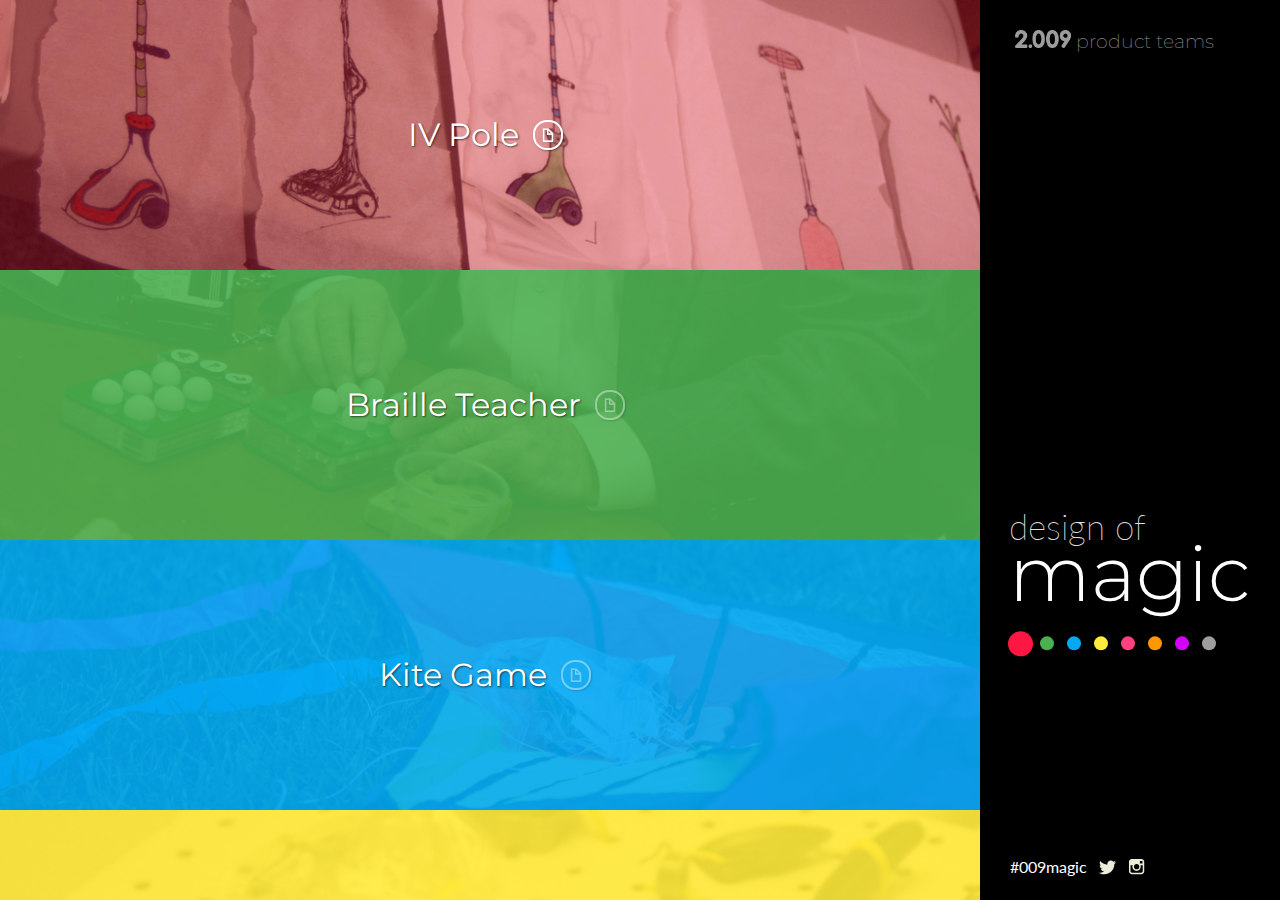
<file: index.html>
<!DOCTYPE HTML>
<html>
  <head>
    <meta name="viewport" content="width=device-width, initial-scale=1.0, maximum-scale=1.0, user-scalable=no", target-densitydpi=device-dpi />
    <link href='https://fonts.googleapis.com/css?family=Montserrat:400,700|Lato:400,100,300,700,900' rel='stylesheet' type='text/css'>
    <link rel="stylesheet" type="text/css" href="css/reset.css"/>
    <link rel="stylesheet" type="text/css" href="css/main.css"/>

    <script src="bower_components/jquery/dist/jquery.min.js" type="text/javascript"></script>
    <script src="bower_components/jquery.scrollTo/jquery.scrollTo.min.js" type="text/javascript"></script>

    <script src="js/main.js" type="text/javascript"></script>
  </head>
  <body>
    <div class='side-bar'>
      <div class='top-title'>
        <h2>
          <img src='css/img/logo.png' />
          product teams
        </h2>
        <div class='teams'>
          <div class='circle red' id='red'></div>
          <div class='circle green' id='green'></div>
          <div class='circle blue' id='blue'></div>
          <div class='circle yellow' id='yellow'></div>
          <div class='circle pink' id='pink'></div>
          <div class='circle orange' id='orange'></div>
          <div class='circle purple' id='purple'></div>
          <div class='circle silver' id='silver'></div>
        </div>
      </div>
      <div class='title'>
        <h3>design of</h3>
        <h1>magic</h1>
        <div class='teams'>
          <div class='circle red' id='red'></div>
          <div class='circle green' id='green'></div>
          <div class='circle blue' id='blue'></div>
          <div class='circle yellow' id='yellow'></div>
          <div class='circle pink' id='pink'></div>
          <div class='circle orange' id='orange'></div>
          <div class='circle purple' id='purple'></div>
          <div class='circle silver' id='silver'></div>
        </div>
      </div>
      <div class='footer'>
        <span class='hashtag'>#009magic</span>
        <a href='https://twitter.com/009minions' class='twitter'></a>
        <a href='https://instagram.com/009mit/' class='instagram'></a>
      </div>
    </div>
    <div class='content'>
      <div class='teams'>
        <a href='' class='team red'>
          <div class='overlay'>
            <div class='name'>IV Pole</div>
            <div class='links'>
              <div class='link pdf'>
                <img src='css/img/file.png' />
              </div>
            </div>
          </div>
        </a>
        <a href='' class='team green'>
          <div class='overlay'>
            <div class='name'>Braille Teacher</div>
            <div class='links'>
              <div class='link pdf'>
                  <img src='css/img/file.png' />
              </div>
            </div>
          </div>
        </a>
        <a href='' class='team blue'>
          <div class='overlay'>
            <div class='name'>Kite Game</div>
            <div class='links'>
              <div class='link pdf'>
                <img src='css/img/file.png' />
              </div>
            </div>
          </div>
        </a>
        <a href='' class='team yellow'>
          <div class='overlay'>
            <div class='name'>Rappelling Device</div>
            <div class='links'>
              <div class='link pdf'>
                <img src='css/img/file.png' />
              </div>
            </div>
          </div>
        </a>
        <a href='' class='team pink'>
          <div class='overlay'>
            <div class='name'>Orion</div>
            <div class='links'>
              <div class='link pdf'>
                <img src='css/img/file.png' />
              </div>
            </div>
          </div>
        </a>
        <a href='' class='team orange'>
          <div class='overlay'>
            <div class='name'>Camera Toy</div>
            <div class='links'>
              <div class='link pdf'>
                <img src='css/img/file.png' />
              </div>
            </div>
          </div>
        </a>
        <a href='' class='team purple'>
          <div class='overlay'>
            <div class='name'>Stall Door Opener</div>
            <div class='links'>
              <div class='link pdf'>
                <img src='css/img/file.png' />
              </div>
            </div>
          </div>
        </a>
        <a href='' class='team silver'>
          <div class='overlay'>
            <div class='name'>Brace Tightener</div>
            <div class='links'>
              <div class='link pdf'>
                <img src='css/img/file.png' />
              </div>
            </div>
          </div>
        </a>
        <div class='mobile-footer'>
          <span class='hashtag'>#009magic</span>
            <a href='https://twitter.com/009minions' class='twitter'></a>
            <a href='https://instagram.com/009mit/' class='instagram'></a>
        </div>
      </div>
    </div>
  </body>
</html>
</file>
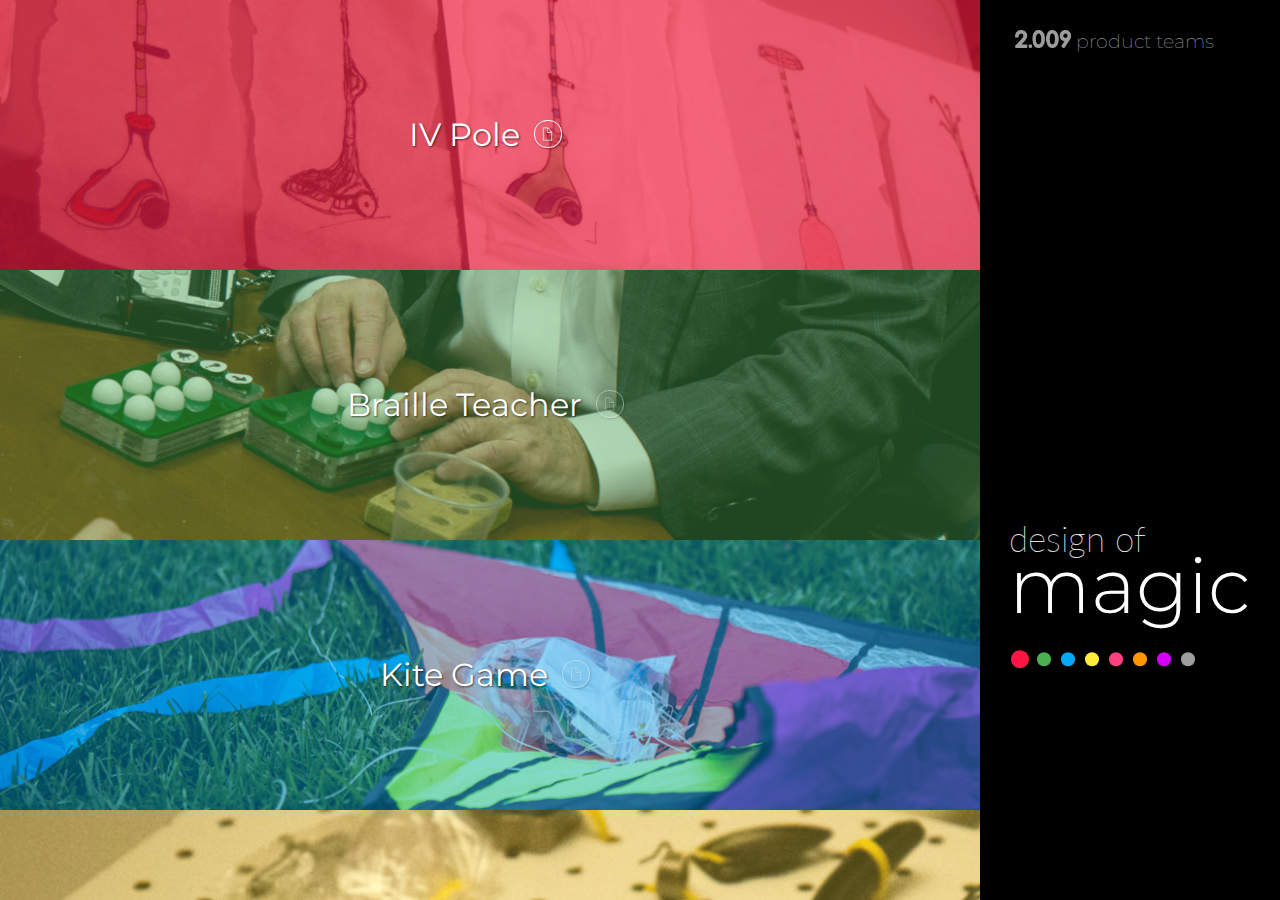
<file: web/index.html>
<!DOCTYPE HTML>
<html>
  <head>
    <meta name="viewport" content="width=device-width, initial-scale=1.0, maximum-scale=1.0, user-scalable=no", target-densitydpi=device-dpi />
    <link href='https://fonts.googleapis.com/css?family=Montserrat:400,700|Lato:400,100,300,700,900' rel='stylesheet' type='text/css'>
    <link rel="stylesheet" type="text/css" href="css/reset.css"/>
    <link rel="stylesheet" type="text/css" href="css/main.css"/>

    <script src="bower_components/jquery/dist/jquery.min.js" type="text/javascript"></script>
    <script src="bower_components/jquery.scrollTo/jquery.scrollTo.min.js" type="text/javascript"></script>

    <script src="js/main.js" type="text/javascript"></script>
  </head>
  <body>
    <div class='side-bar'>
      <div class='top-title'>
        <h2>
          <img src='css/img/logo.png' />
          product teams
        </h2>
        <div class='teams'>
          <div class='circle red' id='red'></div>
          <div class='circle green' id='green'></div>
          <div class='circle blue' id='blue'></div>
          <div class='circle yellow' id='yellow'></div>
          <div class='circle pink' id='pink'></div>
          <div class='circle orange' id='orange'></div>
          <div class='circle purple' id='purple'></div>
          <div class='circle silver' id='silver'></div>
        </div>
      </div>
      <div class='title'>
        <h3>design of</h3>
        <h1>magic</h1>
        <div class='teams'>
          <div class='circle red' id='red'></div>
          <div class='circle green' id='green'></div>
          <div class='circle blue' id='blue'></div>
          <div class='circle yellow' id='yellow'></div>
          <div class='circle pink' id='pink'></div>
          <div class='circle orange' id='orange'></div>
          <div class='circle purple' id='purple'></div>
          <div class='circle silver' id='silver'></div>
        </div>
      </div>
    </div>
    <div class='content'>
      <div class='teams'>
        <div class='team red'>
          <div class='overlay'>
            <div class='name'>IV Pole</div>
            <div class='links'>
              <div class='link pdf'>
                <a href=''>
                  <img src='css/img/file.png' />
                </a>
              </div>
            </div>
          </div>
        </div>
        <div class='team green'>
          <div class='overlay'>
            <div class='name'>Braille Teacher</div>
            <div class='links'>
              <div class='link pdf'>
                <a href=''>
                  <img src='css/img/file.png' />
                </a>
              </div>
            </div>
          </div>
        </div>
        <div class='team blue'>
          <div class='overlay'>
            <div class='name'>Kite Game</div>
            <div class='links'>
              <div class='link pdf'>
                <a href=''>
                  <img src='css/img/file.png' />
                </a>
              </div>
            </div>
          </div>
        </div>
        <div class='team yellow'>
          <div class='overlay'>
            <div class='name'>Rappelling Device</div>
            <div class='links'>
              <div class='link pdf'>
                <a href=''>
                  <img src='css/img/file.png' />
                </a>
              </div>
            </div>
          </div>
        </div>
        <div class='team pink'>
          <div class='overlay'>
            <div class='name'>Orion</div>
            <div class='links'>
              <div class='link pdf'>
                <a href=''>
                  <img src='css/img/file.png' />
                </a>
              </div>
            </div>
          </div>
        </div>
        <div class='team orange'>
          <div class='overlay'>
            <div class='name'>Camera Toy</div>
            <div class='links'>
              <div class='link pdf'>
                <a href=''>
                  <img src='css/img/file.png' />
                </a>
              </div>
            </div>
          </div>
        </div>
        <div class='team purple'>
          <div class='overlay'>
            <div class='name'>Stall Door Opener</div>
            <div class='links'>
              <div class='link pdf'>
                <a href=''>
                  <img src='css/img/file.png' />
                </a>
              </div>
            </div>
          </div>
        </div>
        <div class='team silver'>
          <div class='overlay'>
            <div class='name'>Brace Tightener</div>
            <div class='links'>
              <div class='link pdf'>
                <a href=''>
                  <img src='css/img/file.png' />
                </a>
              </div>
            </div>
          </div>
        </div>
      </div>
    </div>
  </body>
</html>
</file>
<file: css/main.css>
html, body {
  height: 100%;
  overflow: hidden;
  width: 100%; }

.content {
  height: 100%;
  left: 0;
  overflow-y: scroll;
  position: absolute;
  width: calc(100% - 300px); }
  .content .teams .team {
    display: block;
    height: 270px;
    position: relative;
    width: 100%; }
    .content .teams .team:hover .overlay .links .link, .content .teams .team .active .overlay .links .link {
      opacity: 1; }
    .content .teams .team .overlay {
      height: 100%;
      position: absolute;
      text-align: center;
      transition: background 100ms ease-in;
      vertical-align: middle;
      width: 100%; }
      .content .teams .team .overlay .links {
        display: inline-block;
        margin: 0 10px;
        line-height: 270px;
        position: relative;
        vertical-align: middle; }
        .content .teams .team .overlay .links .link {
          border: 2px solid white;
          border-radius: 14px;
          box-shadow: 1px 1px 2px rgba(0, 0, 0, 0.4);
          cursor: pointer;
          display: inline-block;
          height: 26px;
          line-height: 26px;
          opacity: 0.4;
          text-align: center;
          transition: background, opacity 200ms ease;
          width: 26px; }
          .content .teams .team .overlay .links .link img {
            cursor: pointer;
            display: inline-block;
            margin-top: -1px;
            vertical-align: middle; }
          .content .teams .team .overlay .links .link.pdf img {
            height: 15px;
            width: auto; }
          .content .teams .team .overlay .links .link.website img {
            height: auto;
            width: 20px; }
      .content .teams .team .overlay .name {
        color: white;
        display: inline-block;
        font-family: "Montserrat", Helvetica, Arial, sans-serif;
        font-size: 2em;
        line-height: 270px;
        text-shadow: 1px 1px 2px rgba(0, 0, 0, 0.6);
        vertical-align: middle; }
  .content .teams .team {
    background-repeat: no-repeat;
    background-size: cover;
    -webkit-background-size: cover;
    -moz-background-size: cover;
    -o-background-size: cover; }
  .content .teams .red {
    background-image: url("img/redteam.png"); }
    .content .teams .red:hover .overlay, .content .teams .red.active .overlay {
      background-color: rgba(255, 23, 68, 0.3); }
    .content .teams .red .overlay {
      background-color: rgba(255, 23, 68, 0.9); }
      .content .teams .red .overlay .links .link:hover {
        background-color: #b00022; }
  .content .teams .green {
    background-image: url("img/greenteam.png"); }
    .content .teams .green:hover .overlay, .content .teams .green.active .overlay {
      background-color: rgba(76, 175, 80, 0.3); }
    .content .teams .green .overlay {
      background-color: rgba(76, 175, 80, 0.9); }
      .content .teams .green .overlay .links .link:hover {
        background-color: #2d682f; }
  .content .teams .blue {
    background-image: url("img/blueteam.png"); }
    .content .teams .blue:hover .overlay, .content .teams .blue.active .overlay {
      background-color: rgba(3, 169, 244, 0.3); }
    .content .teams .blue .overlay {
      background-color: rgba(3, 169, 244, 0.9); }
      .content .teams .blue .overlay .links .link:hover {
        background-color: #02638f; }
  .content .teams .yellow {
    background-image: url("img/yellowteam.png"); }
    .content .teams .yellow:hover .overlay, .content .teams .yellow.active .overlay {
      background-color: rgba(255, 235, 59, 0.3); }
    .content .teams .yellow .overlay {
      background-color: rgba(255, 235, 59, 0.9); }
      .content .teams .yellow .overlay .links .link:hover {
        background-color: #d4be00; }
  .content .teams .pink {
    background-image: url("img/pinkteam.png"); }
    .content .teams .pink:hover .overlay, .content .teams .pink.active .overlay {
      background-color: rgba(255, 64, 129, 0.3); }
    .content .teams .pink .overlay {
      background-color: rgba(255, 64, 129, 0.9); }
      .content .teams .pink .overlay .links .link:hover {
        background-color: #d9004a; }
  .content .teams .orange {
    background-image: url("img/orangeteam.png"); }
    .content .teams .orange:hover .overlay, .content .teams .orange.active .overlay {
      background-color: rgba(255, 152, 0, 0.3); }
    .content .teams .orange .overlay {
      background-color: rgba(255, 152, 0, 0.9); }
      .content .teams .orange .overlay .links .link:hover {
        background-color: #995b00; }
  .content .teams .purple {
    background-image: url("img/purpleteam.png"); }
    .content .teams .purple:hover .overlay, .content .teams .purple.active .overlay {
      background-color: rgba(213, 0, 249, 0.3); }
    .content .teams .purple .overlay {
      background-color: rgba(213, 0, 249, 0.9); }
      .content .teams .purple .overlay .links .link:hover {
        background-color: #7e0093; }
  .content .teams .silver {
    background-image: url("img/silverteam.png"); }
    .content .teams .silver:hover .overlay, .content .teams .silver.active .overlay {
      background-color: rgba(158, 158, 158, 0.3); }
    .content .teams .silver .overlay {
      background-color: rgba(158, 158, 158, 0.9); }
      .content .teams .silver .overlay .links .link:hover {
        background-color: #6b6b6b; }

.mobile-footer {
  display: none; }

.side-bar {
  background: black;
  height: calc(100% - 20px);
  overflow: hidden;
  padding: 10px;
  position: absolute;
  right: 0;
  text-align: center;
  width: 280px; }
  .side-bar .footer {
    bottom: 10px;
    color: white;
    font-family: "Lato", Helvetica, Arial, sans-serif;
    line-height: 25px;
    padding-left: 20px;
    position: absolute;
    text-align: left;
    width: 230px; }
    .side-bar .footer .hashtag {
      display: inline-block;
      vertical-align: top; }
    .side-bar .footer .instagram {
      background: url("img/twitter-and-instagram.svg");
      background-position: -41px -45px;
      background-repeat: no-repeat;
      background-size: 280% 280%;
      display: inline-block;
      height: 30px;
      width: 25px; }
    .side-bar .footer .twitter {
      background: url("img/twitter-and-instagram.svg");
      background-position: -6px -45px;
      background-repeat: no-repeat;
      background-size: 280% 280%;
      display: inline-block;
      height: 30px;
      margin-left: 4px;
      width: 25px; }
  .side-bar .title {
    display: inline-block;
    position: relative;
    text-align: left;
    top: 66%;
    transform: translateY(-66%); }
    .side-bar .title h1 {
      color: white;
      font-family: 'Montserrat', sans-serif;
      font-size: 4.8em;
      font-weight: 300;
      margin-bottom: 18px; }
    .side-bar .title h3 {
      color: #dedede;
      font-family: 'Lato', sans-serif;
      font-weight: 200;
      font-size: 2.2em;
      line-height: 0;
      margin-bottom: 10px; }
    .side-bar .title .teams {
      height: 25px; }
      .side-bar .title .teams > div {
        border-radius: 14px;
        cursor: pointer;
        display: inline-block;
        height: 14px;
        margin-top: 5.5px;
        position: absolute;
        transition: all 100ms ease;
        width: 14px; }
        .side-bar .title .teams > div:hover, .side-bar .title .teams > div.active {
          border-radius: 25px;
          width: 25px;
          height: 25px;
          margin-left: -5.5px;
          margin-top: 0px; }
      .side-bar .title .teams .red {
        background: #FF1744;
        left: 4px; }
      .side-bar .title .teams .green {
        background: #4CAF50;
        left: 31px; }
      .side-bar .title .teams .blue {
        background: #03A9F4;
        left: 58px; }
      .side-bar .title .teams .yellow {
        background: #FFEB3B;
        left: 85px; }
      .side-bar .title .teams .pink {
        background: #FF4081;
        left: 112px; }
      .side-bar .title .teams .orange {
        background: #FF9800;
        left: 139px; }
      .side-bar .title .teams .purple {
        background: #D500F9;
        left: 166px; }
      .side-bar .title .teams .silver {
        background: #9E9E9E;
        left: 193px; }
  .side-bar .top-title {
    display: inline-block;
    margin: 0 auto;
    position: relative;
    text-align: left;
    top: 20px;
    width: 230px; }
    .side-bar .top-title h2 {
      color: #888;
      font-family: 'Montserrat', sans-serif;
      font-size: 1.2em;
      font-weight: 200; }
      .side-bar .top-title h2 img {
        display: inline-block;
        height: 18px;
        width: auto; }
    .side-bar .top-title .teams {
      display: none; }

@media screen and (max-width: 768px) {
  .side-bar {
    height: 100px;
    padding: 0;
    position: absolute;
    top: 0;
    width: 100%; }
    .side-bar .footer {
      display: none; }
    .side-bar .top-title {
      display: inline-block;
      float: right;
      position: relative;
      top: 50%;
      transform: translateY(-50%); }
      .side-bar .top-title h2 {
        font-size: 1em;
        margin-right: 10px;
        margin-bottom: 5px;
        text-align: right; }
        .side-bar .top-title h2 img {
          height: 15px; }
      .side-bar .top-title .teams {
        display: block;
        height: 14px; }
        .side-bar .top-title .teams > div {
          border-radius: 10px;
          cursor: pointer;
          display: inline-block;
          height: 10px;
          margin-top: 4px;
          position: absolute;
          transition: all 100ms ease;
          width: 10px; }
          .side-bar .top-title .teams > div:hover, .side-bar .top-title .teams > div.active {
            border-radius: 18px;
            width: 18px;
            height: 18px;
            margin-right: -4px;
            margin-top: 0px; }
        .side-bar .top-title .teams .red {
          background: #FF1744;
          right: 150px; }
        .side-bar .top-title .teams .green {
          background: #4CAF50;
          right: 130px; }
        .side-bar .top-title .teams .blue {
          background: #03A9F4;
          right: 110px; }
        .side-bar .top-title .teams .yellow {
          background: #FFEB3B;
          right: 90px; }
        .side-bar .top-title .teams .pink {
          background: #FF4081;
          right: 70px; }
        .side-bar .top-title .teams .orange {
          background: #FF9800;
          right: 50px; }
        .side-bar .top-title .teams .purple {
          background: #D500F9;
          right: 30px; }
        .side-bar .top-title .teams .silver {
          background: #9E9E9E;
          right: 10px; }
    .side-bar .title {
      display: inline-block;
      float: left;
      padding-left: 10px;
      top: 60%;
      transform: translateY(-60%); }
      .side-bar .title h1 {
        font-size: 2em;
        margin-bottom: 0; }
      .side-bar .title h3 {
        font-size: 1em;
        font-weight: 400; }
      .side-bar .title .teams {
        display: none; }

  .content {
    height: calc(100% - 100px);
    position: absolute;
    top: 100px;
    width: 100%;
    -webkit-overflow-scrolling: touch; }
    .content .teams .team {
      height: 160px; }
      .content .teams .team .overlay .links {
        margin-right: 5px;
        line-height: 160px; }
      .content .teams .team .overlay .name {
        font-size: 1.5em;
        line-height: 160px; }
    .content .teams .red {
      background-image: url("img/redteam-mobile.png"); }
    .content .teams .green {
      background-image: url("img/greenteam-mobile.png"); }
    .content .teams .blue {
      background-image: url("img/blueteam-mobile.png"); }
    .content .teams .yellow {
      background-image: url("img/yellowteam-mobile.png"); }
    .content .teams .pink {
      background-image: url("img/pinkteam-mobile.png"); }
    .content .teams .orange {
      background-image: url("img/orangeteam-mobile.png"); }
    .content .teams .purple {
      background-image: url("img/purpleteam-mobile.png"); }
    .content .teams .silver {
      background-image: url("img/silverteam-mobile.png"); }

  .mobile-footer {
    background: black;
    display: block;
    height: 60px;
    color: white;
    font-family: "Lato", Helvetica, Arial, sans-serif;
    line-height: 60px;
    padding-left: 10px;
    text-align: left; }
    .mobile-footer .hashtag {
      display: inline-block;
      vertical-align: top; }
    .mobile-footer .instagram {
      background: url("img/twitter-and-instagram.svg");
      background-position: -41px -45px;
      background-repeat: no-repeat;
      background-size: 280% 280%;
      display: inline-block;
      height: 30px;
      vertical-align: middle;
      width: 25px; }
    .mobile-footer .twitter {
      background: url("img/twitter-and-instagram.svg");
      background-position: -6px -45px;
      background-repeat: no-repeat;
      background-size: 280% 280%;
      display: inline-block;
      height: 30px;
      margin-left: 4px;
      vertical-align: middle;
      width: 25px; } }
@media only screen and (max-device-width: 320px) {
  .side-bar .title {
    top: inherit;
    transform: inherit; } }

/*# sourceMappingURL=main.css.map */
</file>
<file: web/css/main.css>
html, body {
  height: 100%;
  overflow: hidden;
  width: 100%; }

.content {
  height: 100%;
  left: 0;
  overflow-y: scroll;
  position: absolute;
  width: calc(100% - 300px); }
  .content .teams .team {
    height: 270px;
    position: relative;
    width: 100%; }
    .content .teams .team:hover .overlay .links .link, .content .teams .team .active .overlay .links .link {
      opacity: 1; }
    .content .teams .team .overlay {
      height: 100%;
      position: absolute;
      text-align: center;
      transition: background 100ms ease-in;
      vertical-align: middle;
      width: 100%; }
      .content .teams .team .overlay .links {
        display: inline-block;
        margin: 0 10px;
        position: relative; }
        .content .teams .team .overlay .links .link {
          border: 1px solid white;
          border-radius: 13px;
          box-shadow: 1px 1px 2px rgba(0, 0, 0, 0.4);
          cursor: pointer;
          display: inline-block;
          height: 26px;
          opacity: 0.4;
          text-align: center;
          transition: background, opacity 200ms ease;
          width: 26px; }
          .content .teams .team .overlay .links .link a {
            cursor: pointer;
            height: 100%;
            line-height: 26px;
            text-align: center;
            width: 100%; }
            .content .teams .team .overlay .links .link a img {
              cursor: pointer;
              display: inline-block;
              margin-top: -1px;
              vertical-align: middle; }
          .content .teams .team .overlay .links .link.pdf a img {
            height: 15px;
            width: auto; }
          .content .teams .team .overlay .links .link.website a img {
            height: auto;
            width: 20px; }
      .content .teams .team .overlay .name {
        color: white;
        display: inline-block;
        font-family: "Montserrat", Helvetica, Arial, sans-serif;
        font-size: 2em;
        line-height: 270px;
        text-shadow: 1px 1px 2px rgba(0, 0, 0, 0.6);
        vertical-align: middle; }
  .content .teams .team {
    background-repeat: no-repeat;
    background-size: cover;
    -webkit-background-size: cover;
    -moz-background-size: cover;
    -o-background-size: cover; }
  .content .teams .red {
    background-image: url("img/redteam.png"); }
    .content .teams .red:hover .overlay, .content .teams .red.active .overlay {
      background-color: rgba(255, 23, 68, 0.6); }
    .content .teams .red .overlay {
      background-color: rgba(255, 23, 68, 0.4); }
      .content .teams .red .overlay .links .link:hover {
        background-color: #b00022; }
  .content .teams .green {
    background-image: url("img/greenteam.png"); }
    .content .teams .green:hover .overlay, .content .teams .green.active .overlay {
      background-color: rgba(76, 175, 80, 0.6); }
    .content .teams .green .overlay {
      background-color: rgba(76, 175, 80, 0.4); }
      .content .teams .green .overlay .links .link:hover {
        background-color: #2d682f; }
  .content .teams .blue {
    background-image: url("img/blueteam.png"); }
    .content .teams .blue:hover .overlay, .content .teams .blue.active .overlay {
      background-color: rgba(3, 169, 244, 0.6); }
    .content .teams .blue .overlay {
      background-color: rgba(3, 169, 244, 0.4); }
      .content .teams .blue .overlay .links .link:hover {
        background-color: #02638f; }
  .content .teams .yellow {
    background-image: url("img/yellowteam.png"); }
    .content .teams .yellow:hover .overlay, .content .teams .yellow.active .overlay {
      background-color: rgba(255, 235, 59, 0.5); }
    .content .teams .yellow .overlay {
      background-color: rgba(255, 235, 59, 0.3); }
      .content .teams .yellow .overlay .links .link:hover {
        background-color: #d4be00; }
  .content .teams .pink {
    background-image: url("img/pinkteam.png"); }
    .content .teams .pink:hover .overlay, .content .teams .pink.active .overlay {
      background-color: rgba(255, 64, 129, 0.6); }
    .content .teams .pink .overlay {
      background-color: rgba(255, 64, 129, 0.4); }
      .content .teams .pink .overlay .links .link:hover {
        background-color: #d9004a; }
  .content .teams .orange {
    background-image: url("img/orangeteam.png"); }
    .content .teams .orange:hover .overlay, .content .teams .orange.active .overlay {
      background-color: rgba(255, 152, 0, 0.6); }
    .content .teams .orange .overlay {
      background-color: rgba(255, 152, 0, 0.4); }
      .content .teams .orange .overlay .links .link:hover {
        background-color: #995b00; }
  .content .teams .purple {
    background-image: url("img/purpleteam.png"); }
    .content .teams .purple:hover .overlay, .content .teams .purple.active .overlay {
      background-color: rgba(213, 0, 249, 0.5); }
    .content .teams .purple .overlay {
      background-color: rgba(213, 0, 249, 0.3); }
      .content .teams .purple .overlay .links .link:hover {
        background-color: #7e0093; }
  .content .teams .silver {
    background-image: url("img/silverteam.png"); }
    .content .teams .silver:hover .overlay, .content .teams .silver.active .overlay {
      background-color: rgba(158, 158, 158, 0.6); }
    .content .teams .silver .overlay {
      background-color: rgba(158, 158, 158, 0.4); }
      .content .teams .silver .overlay .links .link:hover {
        background-color: #6b6b6b; }

.side-bar {
  background: black;
  height: calc(100% - 20px);
  overflow: hidden;
  padding: 10px;
  position: absolute;
  right: 0;
  text-align: center;
  width: 280px; }
  .side-bar .title {
    display: inline-block;
    position: relative;
    text-align: left;
    top: 66%;
    transform: translateY(-66%); }
    .side-bar .title h1 {
      color: white;
      font-family: 'Montserrat', sans-serif;
      font-size: 4.8em;
      font-weight: 300;
      margin-bottom: 25px; }
    .side-bar .title h3 {
      color: #dedede;
      font-family: 'Lato', sans-serif;
      font-weight: 200;
      font-size: 2.2em;
      line-height: 0;
      margin-bottom: 10px; }
    .side-bar .title .teams > div {
      border-radius: 14px;
      cursor: pointer;
      display: inline-block;
      height: 14px;
      margin-top: 2px;
      position: absolute;
      transition: all 100ms ease;
      width: 14px; }
      .side-bar .title .teams > div:hover, .side-bar .title .teams > div.active {
        border-radius: 18px;
        width: 18px;
        height: 18px;
        margin-left: -2px;
        margin-top: 0px; }
    .side-bar .title .teams .red {
      background: #FF1744;
      left: 4px; }
    .side-bar .title .teams .green {
      background: #4CAF50;
      left: 28px; }
    .side-bar .title .teams .blue {
      background: #03A9F4;
      left: 52px; }
    .side-bar .title .teams .yellow {
      background: #FFEB3B;
      left: 76px; }
    .side-bar .title .teams .pink {
      background: #FF4081;
      left: 100px; }
    .side-bar .title .teams .orange {
      background: #FF9800;
      left: 124px; }
    .side-bar .title .teams .purple {
      background: #D500F9;
      left: 148px; }
    .side-bar .title .teams .silver {
      background: #9E9E9E;
      left: 172px; }
  .side-bar .top-title {
    display: inline-block;
    margin: 0 auto;
    position: relative;
    text-align: left;
    top: 20px;
    width: 230px; }
    .side-bar .top-title h2 {
      color: #888;
      font-family: 'Montserrat', sans-serif;
      font-size: 1.2em;
      font-weight: 200; }
      .side-bar .top-title h2 img {
        display: inline-block;
        height: 18px;
        width: auto; }
    .side-bar .top-title .teams {
      display: none; }

@media screen and (max-width: 600px) {
  .side-bar {
    height: 100px;
    padding: 0;
    position: absolute;
    top: 0;
    width: 100%; }
    .side-bar .top-title {
      display: inline-block;
      float: right;
      position: relative;
      top: 50%;
      transform: translateY(-50%); }
      .side-bar .top-title h2 {
        font-size: 1em;
        margin-right: 10px;
        margin-bottom: 5px;
        text-align: right; }
        .side-bar .top-title h2 img {
          height: 15px; }
      .side-bar .top-title .teams {
        display: block;
        height: 14px; }
        .side-bar .top-title .teams > div {
          border-radius: 10px;
          cursor: pointer;
          display: inline-block;
          height: 10px;
          margin-top: 4px;
          position: absolute;
          transition: all 100ms ease;
          width: 10px; }
          .side-bar .top-title .teams > div:hover, .side-bar .top-title .teams > div.active {
            border-radius: 18px;
            width: 18px;
            height: 18px;
            margin-right: -4px;
            margin-top: 0px; }
        .side-bar .top-title .teams .red {
          background: #FF1744;
          right: 150px; }
        .side-bar .top-title .teams .green {
          background: #4CAF50;
          right: 130px; }
        .side-bar .top-title .teams .blue {
          background: #03A9F4;
          right: 110px; }
        .side-bar .top-title .teams .yellow {
          background: #FFEB3B;
          right: 90px; }
        .side-bar .top-title .teams .pink {
          background: #FF4081;
          right: 70px; }
        .side-bar .top-title .teams .orange {
          background: #FF9800;
          right: 50px; }
        .side-bar .top-title .teams .purple {
          background: #D500F9;
          right: 30px; }
        .side-bar .top-title .teams .silver {
          background: #9E9E9E;
          right: 10px; }
    .side-bar .title {
      display: inline-block;
      float: left;
      padding-left: 10px;
      top: 50%;
      transform: translateY(-50%); }
      .side-bar .title h1 {
        font-size: 2em;
        margin-bottom: 0; }
      .side-bar .title h3 {
        font-size: 1em;
        font-weight: 400; }
      .side-bar .title .teams {
        display: none; }

  .content {
    height: calc(100% - 100px);
    position: absolute;
    top: 100px;
    width: 100%;
    -webkit-overflow-scrolling: touch; }
    .content .teams .team {
      height: 160px; }
      .content .teams .team .overlay .links {
        margin-right: 5px; }
      .content .teams .team .overlay .name {
        font-size: 1.5em;
        line-height: 160px; }
    .content .teams .red {
      background-image: url("img/redteam-mobile.png"); }
    .content .teams .green {
      background-image: url("img/greenteam-mobile.png"); }
    .content .teams .blue {
      background-image: url("img/blueteam-mobile.png"); }
    .content .teams .yellow {
      background-image: url("img/yellowteam-mobile.png"); }
    .content .teams .pink {
      background-image: url("img/pinkteam-mobile.png"); }
    .content .teams .orange {
      background-image: url("img/orangeteam-mobile.png"); }
    .content .teams .purple {
      background-image: url("img/purpleteam-mobile.png"); }
    .content .teams .silver {
      background-image: url("img/silverteam-mobile.png"); } }
@media only screen and (max-device-width: 768px) {
  .side-bar {
    height: 100px;
    padding: 0;
    position: absolute;
    top: 0;
    width: 100%; }
    .side-bar .top-title {
      display: inline-block;
      float: right;
      position: relative;
      top: 50%;
      transform: translateY(-50%); }
      .side-bar .top-title h2 {
        font-size: 1em;
        margin-right: 10px;
        margin-bottom: 5px;
        text-align: right; }
        .side-bar .top-title h2 img {
          height: 15px; }
      .side-bar .top-title .teams {
        display: block;
        height: 14px; }
        .side-bar .top-title .teams > div {
          border-radius: 10px;
          cursor: pointer;
          display: inline-block;
          height: 10px;
          margin-top: 4px;
          position: absolute;
          transition: all 100ms ease;
          width: 10px; }
          .side-bar .top-title .teams > div:hover, .side-bar .top-title .teams > div.active {
            border-radius: 18px;
            width: 18px;
            height: 18px;
            margin-right: -4px;
            margin-top: 0px; }
        .side-bar .top-title .teams .red {
          background: #FF1744;
          right: 150px; }
        .side-bar .top-title .teams .green {
          background: #4CAF50;
          right: 130px; }
        .side-bar .top-title .teams .blue {
          background: #03A9F4;
          right: 110px; }
        .side-bar .top-title .teams .yellow {
          background: #FFEB3B;
          right: 90px; }
        .side-bar .top-title .teams .pink {
          background: #FF4081;
          right: 70px; }
        .side-bar .top-title .teams .orange {
          background: #FF9800;
          right: 50px; }
        .side-bar .top-title .teams .purple {
          background: #D500F9;
          right: 30px; }
        .side-bar .top-title .teams .silver {
          background: #9E9E9E;
          right: 10px; }
    .side-bar .title {
      display: inline-block;
      float: left;
      padding-left: 10px;
      top: 50%;
      transform: translateY(-50%); }
      .side-bar .title h1 {
        font-size: 2em;
        margin-bottom: 0; }
      .side-bar .title h3 {
        font-size: 1em;
        font-weight: 400; }
      .side-bar .title .teams {
        display: none; }

  .content {
    height: calc(100% - 100px);
    position: absolute;
    top: 100px;
    width: 100%;
    -webkit-overflow-scrolling: touch; }
    .content .teams .team {
      height: 160px; }
      .content .teams .team .overlay .links {
        margin-right: 5px; }
      .content .teams .team .overlay .name {
        font-size: 1.5em;
        line-height: 160px; }
    .content .teams .red {
      background-image: url("img/redteam-mobile.png"); }
    .content .teams .green {
      background-image: url("img/greenteam-mobile.png"); }
    .content .teams .blue {
      background-image: url("img/blueteam-mobile.png"); }
    .content .teams .yellow {
      background-image: url("img/yellowteam-mobile.png"); }
    .content .teams .pink {
      background-image: url("img/pinkteam-mobile.png"); }
    .content .teams .orange {
      background-image: url("img/orangeteam-mobile.png"); }
    .content .teams .purple {
      background-image: url("img/purpleteam-mobile.png"); }
    .content .teams .silver {
      background-image: url("img/silverteam-mobile.png"); } }
@media only screen and (max-device-width: 568px) {
  .side-bar .title {
    top: inherit;
    transform: inherit; } }

/*# sourceMappingURL=main.css.map */
</file>
